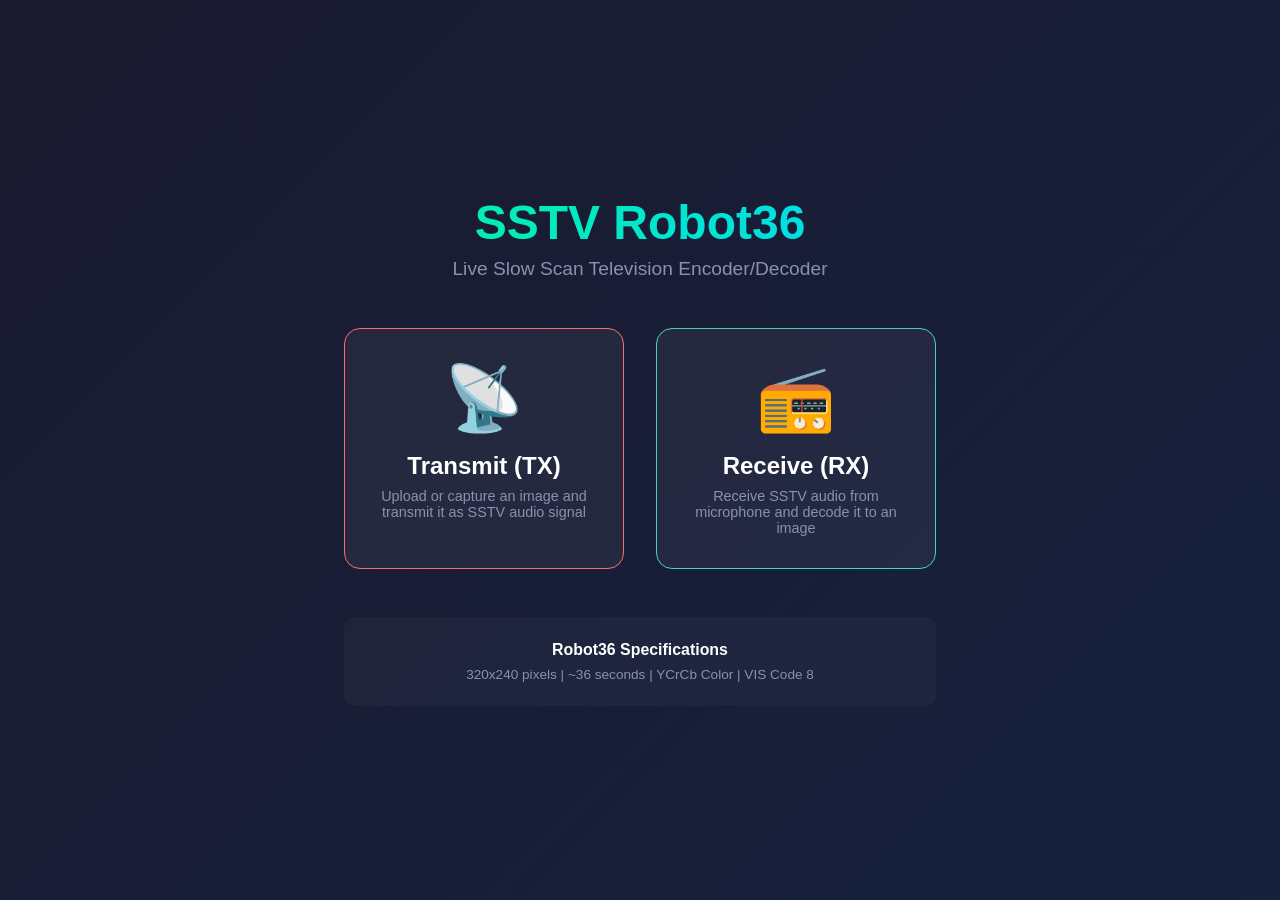
<file: templates/index.html>
<!DOCTYPE html>
<html lang="en">
<head>
    <meta charset="UTF-8">
    <meta name="viewport" content="width=device-width, initial-scale=1.0">
    <title>SSTV Robot36 - Live TX/RX</title>
    <style>
        * {
            box-sizing: border-box;
            margin: 0;
            padding: 0;
        }
        body {
            font-family: -apple-system, BlinkMacSystemFont, 'Segoe UI', Roboto, sans-serif;
            background: linear-gradient(135deg, #1a1a2e 0%, #16213e 100%);
            min-height: 100vh;
            display: flex;
            flex-direction: column;
            align-items: center;
            justify-content: center;
            color: #fff;
        }
        .container {
            text-align: center;
            padding: 2rem;
        }
        h1 {
            font-size: 3rem;
            margin-bottom: 0.5rem;
            background: linear-gradient(90deg, #00f5a0, #00d9f5);
            -webkit-background-clip: text;
            -webkit-text-fill-color: transparent;
        }
        .subtitle {
            color: #8892b0;
            margin-bottom: 3rem;
            font-size: 1.2rem;
        }
        .cards {
            display: flex;
            gap: 2rem;
            flex-wrap: wrap;
            justify-content: center;
        }
        .card {
            background: rgba(255, 255, 255, 0.05);
            border: 1px solid rgba(255, 255, 255, 0.1);
            border-radius: 16px;
            padding: 2rem;
            width: 280px;
            transition: all 0.3s ease;
            text-decoration: none;
            color: inherit;
        }
        .card:hover {
            transform: translateY(-5px);
            background: rgba(255, 255, 255, 0.1);
            border-color: #00f5a0;
        }
        .card-icon {
            font-size: 4rem;
            margin-bottom: 1rem;
        }
        .card h2 {
            font-size: 1.5rem;
            margin-bottom: 0.5rem;
        }
        .card p {
            color: #8892b0;
            font-size: 0.9rem;
        }
        .tx { border-color: #ff6b6b; }
        .tx:hover { border-color: #ff6b6b; box-shadow: 0 0 30px rgba(255, 107, 107, 0.3); }
        .rx { border-color: #4ecdc4; }
        .rx:hover { border-color: #4ecdc4; box-shadow: 0 0 30px rgba(78, 205, 196, 0.3); }
        .specs {
            margin-top: 3rem;
            padding: 1.5rem;
            background: rgba(255, 255, 255, 0.03);
            border-radius: 12px;
            font-size: 0.85rem;
            color: #8892b0;
        }
        .specs h3 {
            color: #fff;
            margin-bottom: 0.5rem;
        }
    </style>
</head>
<body>
    <div class="container">
        <h1>SSTV Robot36</h1>
        <p class="subtitle">Live Slow Scan Television Encoder/Decoder</p>

        <div class="cards">
            <a href="/sender" class="card tx">
                <div class="card-icon">📡</div>
                <h2>Transmit (TX)</h2>
                <p>Upload or capture an image and transmit it as SSTV audio signal</p>
            </a>

            <a href="/receiver" class="card rx">
                <div class="card-icon">📻</div>
                <h2>Receive (RX)</h2>
                <p>Receive SSTV audio from microphone and decode it to an image</p>
            </a>
        </div>

        <div class="specs">
            <h3>Robot36 Specifications</h3>
            <p>320x240 pixels | ~36 seconds | YCrCb Color | VIS Code 8</p>
        </div>
    </div>
</body>
</html>
</file>
